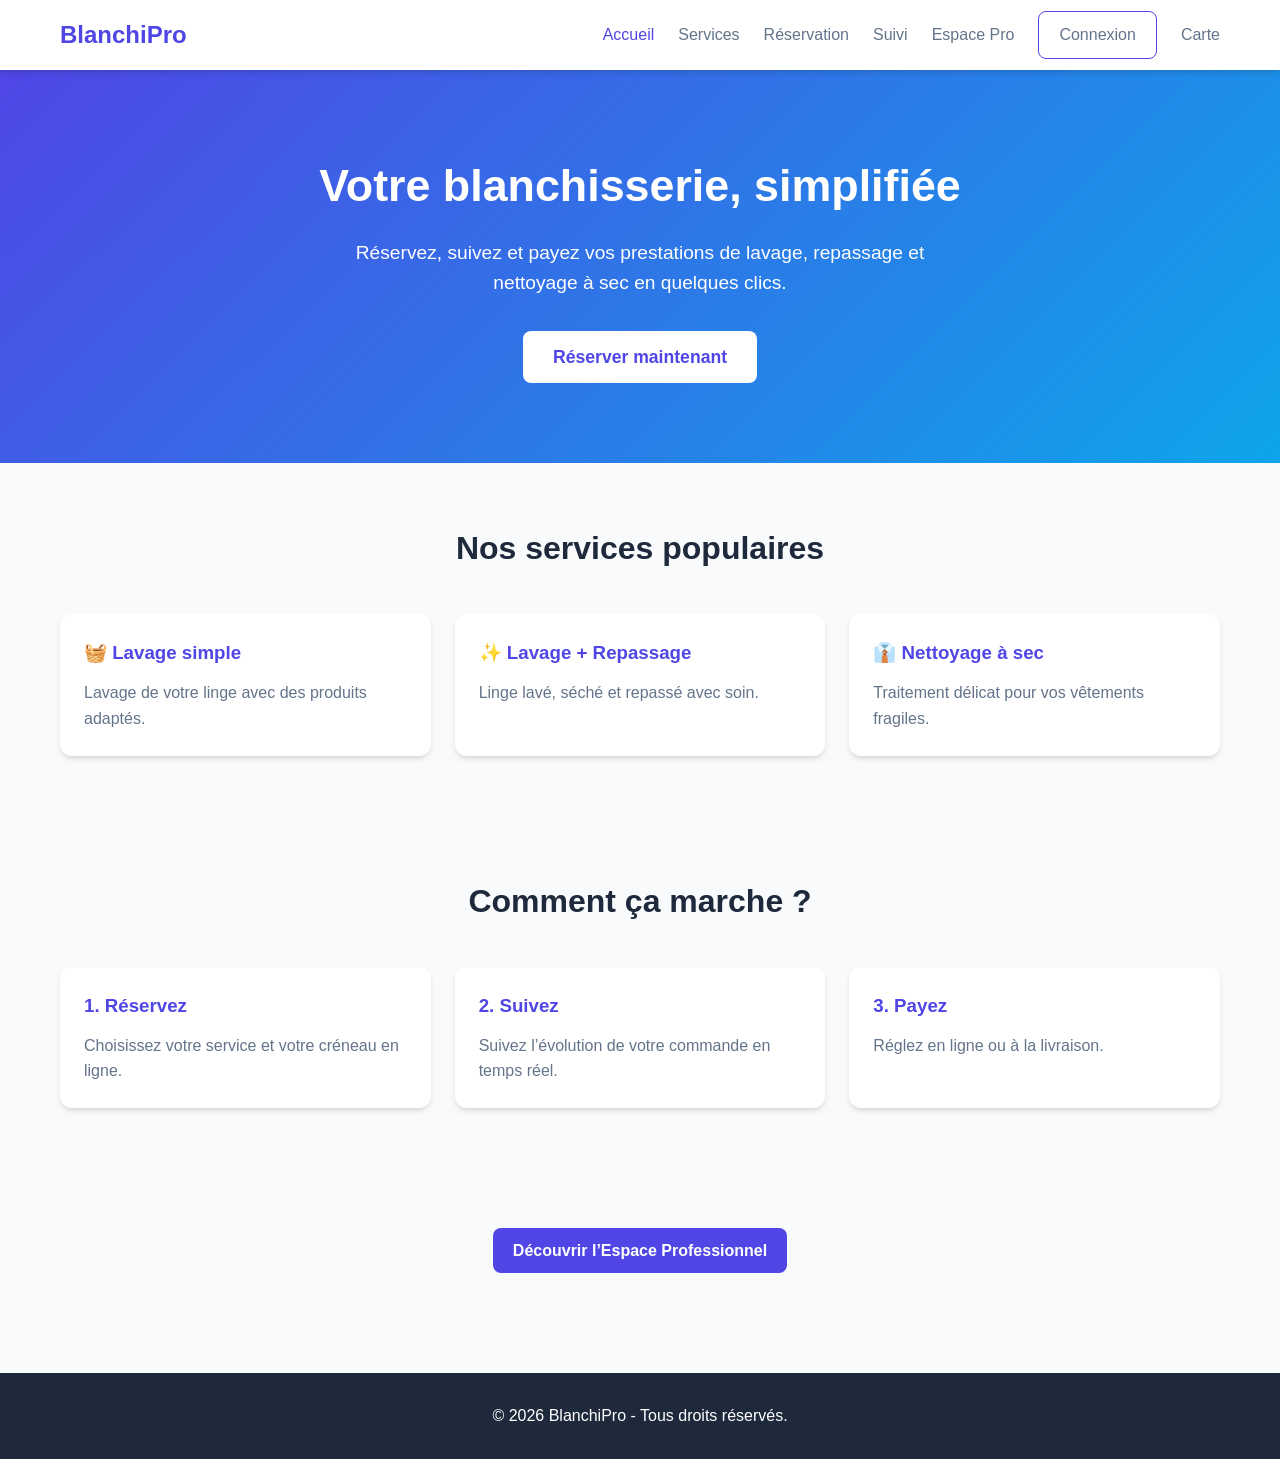
<file: index.html>
<!DOCTYPE html>
<html lang="fr">
<head>
  <meta charset="UTF-8">
  <meta name="viewport" content="width=device-width, initial-scale=1.0">
  <title>BlanchiPro - Plateforme de blanchisserie</title>
  <link rel="stylesheet" href="css/style.css">
</head>
<body>
  <header class="navbar">
    <div class="container nav-container">
      <a href="index.html" class="logo">BlanchiPro</a>
      <button class="nav-toggle" id="navToggle" aria-label="Menu">☰</button>
      <nav class="nav-menu" id="navMenu">
        <a href="index.html" class="active">Accueil</a>
        <a href="services.html">Services</a>
        <a href="reservation.html">Réservation</a>
        <a href="suivi.html">Suivi</a>
        <a href="espace-pro.html">Espace Pro</a>
        <a href="login.html" class="btn btn-outline">Connexion</a>
        <a href="map.html">Carte</a>
      </nav>
    </div>
  </header>

  <section class="hero">
    <div class="container">
      <h1>Votre blanchisserie, simplifiée</h1>
      <p>Réservez, suivez et payez vos prestations de lavage, repassage et nettoyage à sec en quelques clics.</p>
      <a href="reservation.html" class="btn">Réserver maintenant</a>
    </div>
  </section>

  <section class="section">
    <div class="container">
      <h2 class="section-title">Nos services populaires</h2>
      <div class="grid grid-3">
        <div class="card">
          <h3>🧺 Lavage simple</h3>
          <p>Lavage de votre linge avec des produits adaptés.</p>
        </div>
        <div class="card">
          <h3>✨ Lavage + Repassage</h3>
          <p>Linge lavé, séché et repassé avec soin.</p>
        </div>
        <div class="card">
          <h3>👔 Nettoyage à sec</h3>
          <p>Traitement délicat pour vos vêtements fragiles.</p>
        </div>
      </div>
    </div>
  </section>

  <section class="section">
    <div class="container">
      <h2 class="section-title">Comment ça marche ?</h2>
      <div class="grid grid-3">
        <div class="card">
          <h3>1. Réservez</h3>
          <p>Choisissez votre service et votre créneau en ligne.</p>
        </div>
        <div class="card">
          <h3>2. Suivez</h3>
          <p>Suivez l’évolution de votre commande en temps réel.</p>
        </div>
        <div class="card">
          <h3>3. Payez</h3>
          <p>Réglez en ligne ou à la livraison.</p>
        </div>
      </div>
    </div>
  </section>

  <section class="section">
    <div class="container" style="text-align:center;">
      <a href="espace-pro.html" class="btn btn-primary">Découvrir l’Espace Professionnel</a>
    </div>
  </section>

  <footer class="footer">
    <div class="container">
      <p>&copy; 2026 BlanchiPro - Tous droits réservés.</p>
    </div>
  </footer>

  <script src="js/main.js"></script>
</body>
</html>
</file>
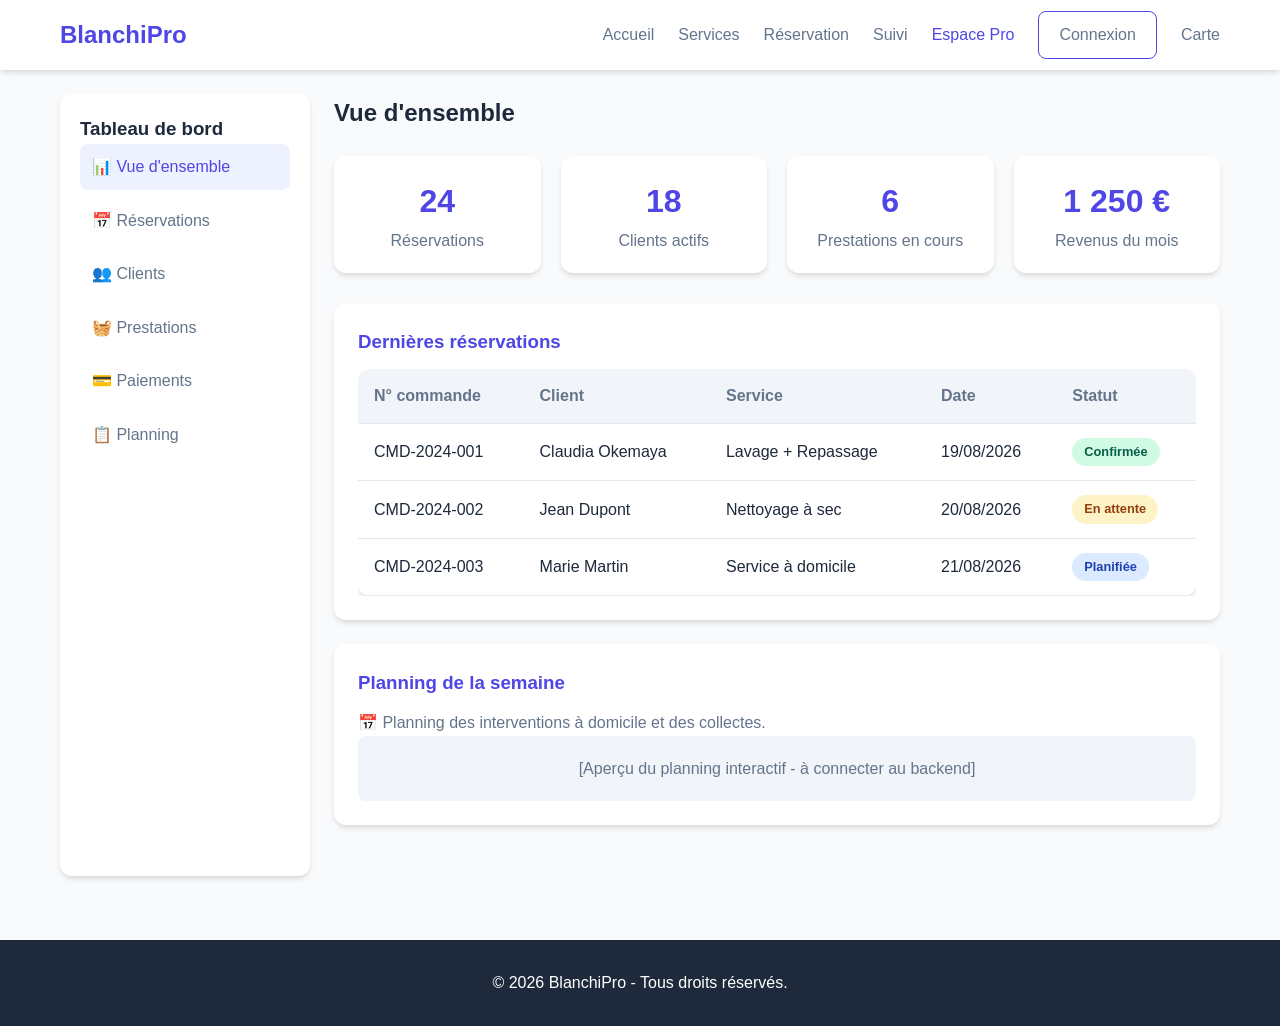
<file: espace-pro.html>
<!DOCTYPE html>
<html lang="fr">
<head>
  <meta charset="UTF-8">
  <meta name="viewport" content="width=device-width, initial-scale=1.0">
  <title>Espace Professionnel - BlanchiPro</title>
  <link rel="stylesheet" href="css/style.css">
</head>
<body>
  <header class="navbar">
    <div class="container nav-container">
      <a href="index.html" class="logo">BlanchiPro</a>
      <button class="nav-toggle" id="navToggle" aria-label="Menu">☰</button>
      <nav class="nav-menu" id="navMenu">
        <a href="index.html">Accueil</a>
        <a href="services.html">Services</a>
        <a href="reservation.html">Réservation</a>
        <a href="suivi.html">Suivi</a>
        <a href="espace-pro.html" class="active">Espace Pro</a>
        <a href="login.html" class="btn btn-outline">Connexion</a>
        <a href="map.html">Carte</a>
      </nav>
    </div>
  </header>

  <main class="container">
    <div class="dashboard">
      <aside class="sidebar">
        <h3>Tableau de bord</h3>
        <a href="#" class="active">📊 Vue d'ensemble</a>
        <a href="#">📅 Réservations</a>
        <a href="#">👥 Clients</a>
        <a href="#">🧺 Prestations</a>
        <a href="#">💳 Paiements</a>
        <a href="#">📋 Planning</a>
      </aside>

      <section class="dashboard-main">
        <h1>Vue d'ensemble</h1>

        <div class="stats-grid">
          <div class="stat-card">
            <div class="number">24</div>
            <div class="label">Réservations</div>
          </div>
          <div class="stat-card">
            <div class="number">18</div>
            <div class="label">Clients actifs</div>
          </div>
          <div class="stat-card">
            <div class="number">6</div>
            <div class="label">Prestations en cours</div>
          </div>
          <div class="stat-card">
            <div class="number">1 250 €</div>
            <div class="label">Revenus du mois</div>
          </div>
        </div>

        <div class="card">
          <h3>Dernières réservations</h3>
          <div class="table-container">
            <table>
              <thead>
                <tr>
                  <th>N° commande</th>
                  <th>Client</th>
                  <th>Service</th>
                  <th>Date</th>
                  <th>Statut</th>
                </tr>
              </thead>
              <tbody>
                <tr>
                  <td>CMD-2024-001</td>
                  <td>Claudia Okemaya</td>
                  <td>Lavage + Repassage</td>
                  <td>19/08/2026</td>
                  <td><span class="badge badge-success">Confirmée</span></td>
                </tr>
                <tr>
                  <td>CMD-2024-002</td>
                  <td>Jean Dupont</td>
                  <td>Nettoyage à sec</td>
                  <td>20/08/2026</td>
                  <td><span class="badge badge-warning">En attente</span></td>
                </tr>
                <tr>
                  <td>CMD-2024-003</td>
                  <td>Marie Martin</td>
                  <td>Service à domicile</td>
                  <td>21/08/2026</td>
                  <td><span class="badge badge-info">Planifiée</span></td>
                </tr>
              </tbody>
            </table>
          </div>
        </div>

        <div class="card" style="margin-top:24px;">
          <h3>Planning de la semaine</h3>
          <p>📅 Planning des interventions à domicile et des collectes.</p>
          <div style="background:#F1F5F9; padding:20px; border-radius:8px; text-align:center; color:#64748B;">
            [Aperçu du planning interactif - à connecter au backend]
          </div>
        </div>
      </section>
    </div>
  </main>

  <footer class="footer">
    <div class="container">
      <p>&copy; 2026 BlanchiPro - Tous droits réservés.</p>
    </div>
  </footer>

  <script src="js/main.js"></script>
</body>
</html>
</file>
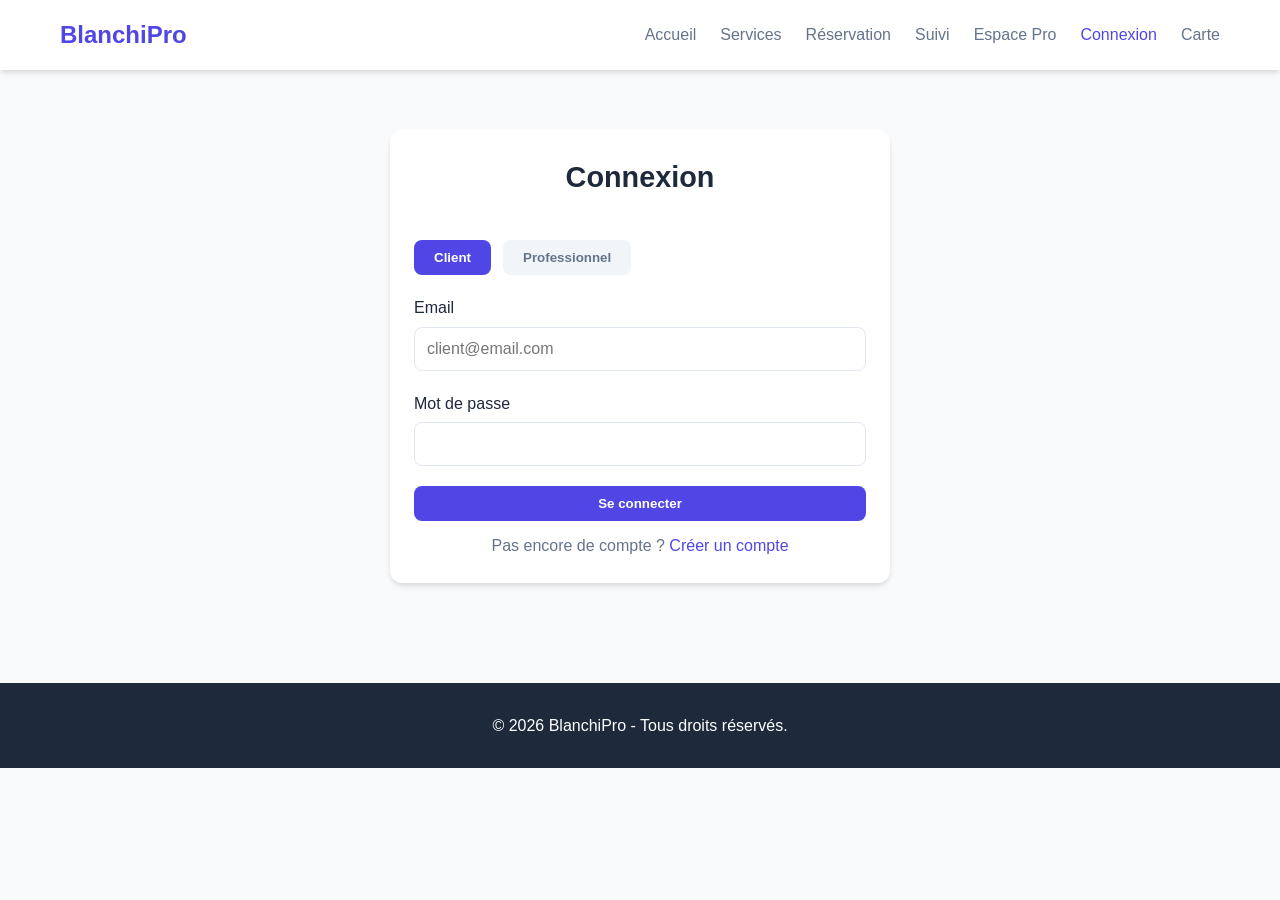
<file: login.html>
<!DOCTYPE html>
<html lang="fr">
<head>
  <meta charset="UTF-8">
  <meta name="viewport" content="width=device-width, initial-scale=1.0">
  <title>Connexion - BlanchiPro</title>
  <link rel="stylesheet" href="css/style.css">
</head>
<body>
  <header class="navbar">
    <div class="container nav-container">
      <a href="index.html" class="logo">BlanchiPro</a>
      <button class="nav-toggle" id="navToggle" aria-label="Menu">☰</button>
      <nav class="nav-menu" id="navMenu">
        <a href="index.html">Accueil</a>
        <a href="services.html">Services</a>
        <a href="reservation.html">Réservation</a>
        <a href="suivi.html">Suivi</a>
        <a href="espace-pro.html">Espace Pro</a>
        <a href="login.html" class="active">Connexion</a>
        <a href="map.html">Carte</a>
      </nav>
    </div>
  </header>

  <main class="container section">
    <div class="card" style="max-width:500px; margin:0 auto;">
      <h1 class="section-title" style="font-size:1.8rem;">Connexion</h1>

      <div class="login-tabs">
        <button class="login-tab active" data-target="clientForm">Client</button>
        <button class="login-tab" data-target="proForm">Professionnel</button>
      </div>

      <form id="clientForm" class="login-form">
        <div class="form-group">
          <label for="emailClient">Email</label>
          <input type="email" id="emailClient" placeholder="client@email.com" required>
        </div>
        <div class="form-group">
          <label for="passwordClient">Mot de passe</label>
          <input type="password" id="passwordClient" required>
        </div>
        <button type="submit" class="btn btn-primary" style="width:100%;">Se connecter</button>
        <p style="margin-top:12px; text-align:center;">Pas encore de compte ? <a href="#" style="color:var(--primary);">Créer un compte</a></p>
      </form>

      <form id="proForm" class="login-form hidden">
        <div class="form-group">
          <label for="emailPro">Email professionnel</label>
          <input type="email" id="emailPro" placeholder="pro@blanchisserie.com" required>
        </div>
        <div class="form-group">
          <label for="passwordPro">Mot de passe</label>
          <input type="password" id="passwordPro" required>
        </div>
        <button type="submit" class="btn btn-primary" style="width:100%;">Accéder à l'espace pro</button>
        <p style="margin-top:12px; text-align:center;">Espace réservé aux professionnels.</p>
      </form>
    </div>
  </main>

  <footer class="footer">
    <div class="container">
      <p>&copy; 2026 BlanchiPro - Tous droits réservés.</p>
    </div>
  </footer>

  <script src="js/main.js"></script>
</body>
</html>
</file>
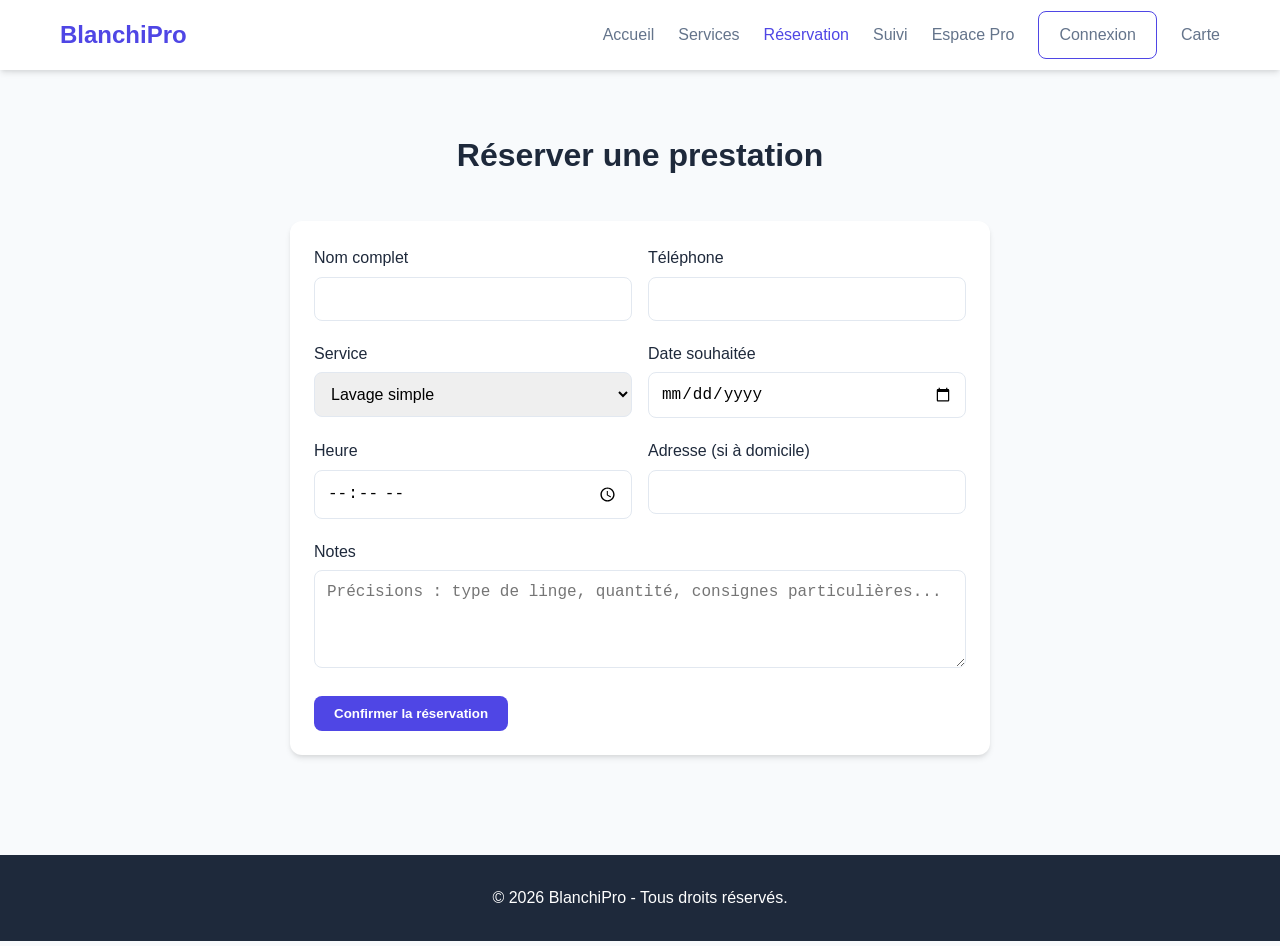
<file: reservation.html>
<!DOCTYPE html>
<html lang="fr">
<head>
  <meta charset="UTF-8">
  <meta name="viewport" content="width=device-width, initial-scale=1.0">
  <title>Réservation - BlanchiPro</title>
  <link rel="stylesheet" href="css/style.css">
</head>
<body>
  <header class="navbar">
    <div class="container nav-container">
      <a href="index.html" class="logo">BlanchiPro</a>
      <button class="nav-toggle" id="navToggle" aria-label="Menu">☰</button>
      <nav class="nav-menu" id="navMenu">
        <a href="index.html">Accueil</a>
        <a href="services.html">Services</a>
        <a href="reservation.html" class="active">Réservation</a>
        <a href="suivi.html">Suivi</a>
        <a href="espace-pro.html">Espace Pro</a>
        <a href="login.html" class="btn btn-outline">Connexion</a>
        <a href="map.html">Carte</a>
      </nav>
    </div>
  </header>

  <main class="container section">
    <h1 class="section-title">Réserver une prestation</h1>
    <div class="card" style="max-width:700px; margin:0 auto;">
      <form id="reservationForm">
        <div class="form-row">
          <div class="form-group">
            <label for="nom">Nom complet</label>
            <input type="text" id="nom" required>
          </div>
          <div class="form-group">
            <label for="telephone">Téléphone</label>
            <input type="tel" id="telephone" required>
          </div>
        </div>
        <div class="form-row">
          <div class="form-group">
            <label for="service">Service</label>
            <select id="service">
              <option>Lavage simple</option>
              <option>Lavage + Repassage</option>
              <option>Nettoyage à sec</option>
              <option>Retouche</option>
              <option>Service à domicile</option>
            </select>
          </div>
          <div class="form-group">
            <label for="date">Date souhaitée</label>
            <input type="date" id="date" required>
          </div>
        </div>
        <div class="form-row">
          <div class="form-group">
            <label for="heure">Heure</label>
            <input type="time" id="heure">
          </div>
          <div class="form-group">
            <label for="adresse">Adresse (si à domicile)</label>
            <input type="text" id="adresse">
          </div>
        </div>
        <div class="form-group">
          <label for="notes">Notes</label>
          <textarea id="notes" rows="4" placeholder="Précisions : type de linge, quantité, consignes particulières..."></textarea>
        </div>
        <button type="submit" class="btn btn-primary">Confirmer la réservation</button>
      </form>
      <div id="reservationSuccess" class="alert alert-success hidden" style="margin-top:20px;">
        ✅ Votre réservation a été enregistrée ! Vous pouvez suivre son évolution dans l’espace Suivi.
      </div>
    </div>
  </main>

  <footer class="footer">
    <div class="container">
      <p>&copy; 2026 BlanchiPro - Tous droits réservés.</p>
    </div>
  </footer>

  <script src="js/main.js"></script>
</body>
</html>
</file>
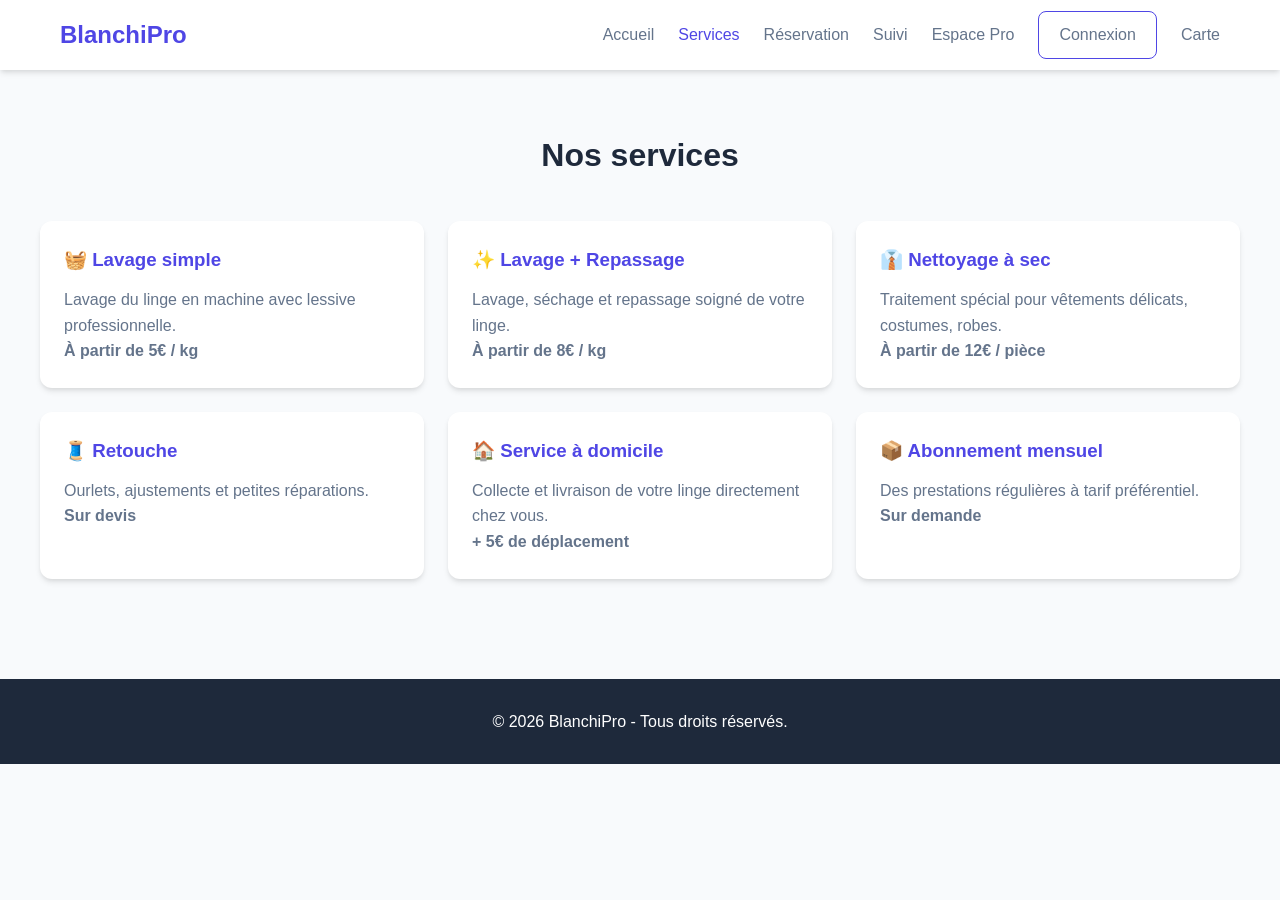
<file: services.html>
<!DOCTYPE html>
<html lang="fr">
<head>
  <meta charset="UTF-8">
  <meta name="viewport" content="width=device-width, initial-scale=1.0">
  <title>Services - BlanchiPro</title>
  <link rel="stylesheet" href="css/style.css">
</head>
<body>
  <header class="navbar">
    <div class="container nav-container">
      <a href="index.html" class="logo">BlanchiPro</a>
      <button class="nav-toggle" id="navToggle" aria-label="Menu">☰</button>
      <nav class="nav-menu" id="navMenu">
        <a href="index.html">Accueil</a>
        <a href="services.html" class="active">Services</a>
        <a href="reservation.html">Réservation</a>
        <a href="suivi.html">Suivi</a>
        <a href="espace-pro.html">Espace Pro</a>
        <a href="login.html" class="btn btn-outline">Connexion</a>
        <a href="map.html">Carte</a>
      </nav>
    </div>
  </header>

  <main class="section container">
    <h1 class="section-title">Nos services</h1>
    <div class="grid grid-3">
      <div class="card">
        <h3>🧺 Lavage simple</h3>
        <p>Lavage du linge en machine avec lessive professionnelle.</p>
        <p><strong>À partir de 5€ / kg</strong></p>
      </div>
      <div class="card">
        <h3>✨ Lavage + Repassage</h3>
        <p>Lavage, séchage et repassage soigné de votre linge.</p>
        <p><strong>À partir de 8€ / kg</strong></p>
      </div>
      <div class="card">
        <h3>👔 Nettoyage à sec</h3>
        <p>Traitement spécial pour vêtements délicats, costumes, robes.</p>
        <p><strong>À partir de 12€ / pièce</strong></p>
      </div>
      <div class="card">
        <h3>🧵 Retouche</h3>
        <p>Ourlets, ajustements et petites réparations.</p>
        <p><strong>Sur devis</strong></p>
      </div>
      <div class="card">
        <h3>🏠 Service à domicile</h3>
        <p>Collecte et livraison de votre linge directement chez vous.</p>
        <p><strong>+ 5€ de déplacement</strong></p>
      </div>
      <div class="card">
        <h3>📦 Abonnement mensuel</h3>
        <p>Des prestations régulières à tarif préférentiel.</p>
        <p><strong>Sur demande</strong></p>
      </div>
    </div>
  </main>

  <footer class="footer">
    <div class="container">
      <p>&copy; 2026 BlanchiPro - Tous droits réservés.</p>
    </div>
  </footer>

  <script src="js/main.js"></script>
</body>
</html>
</file>
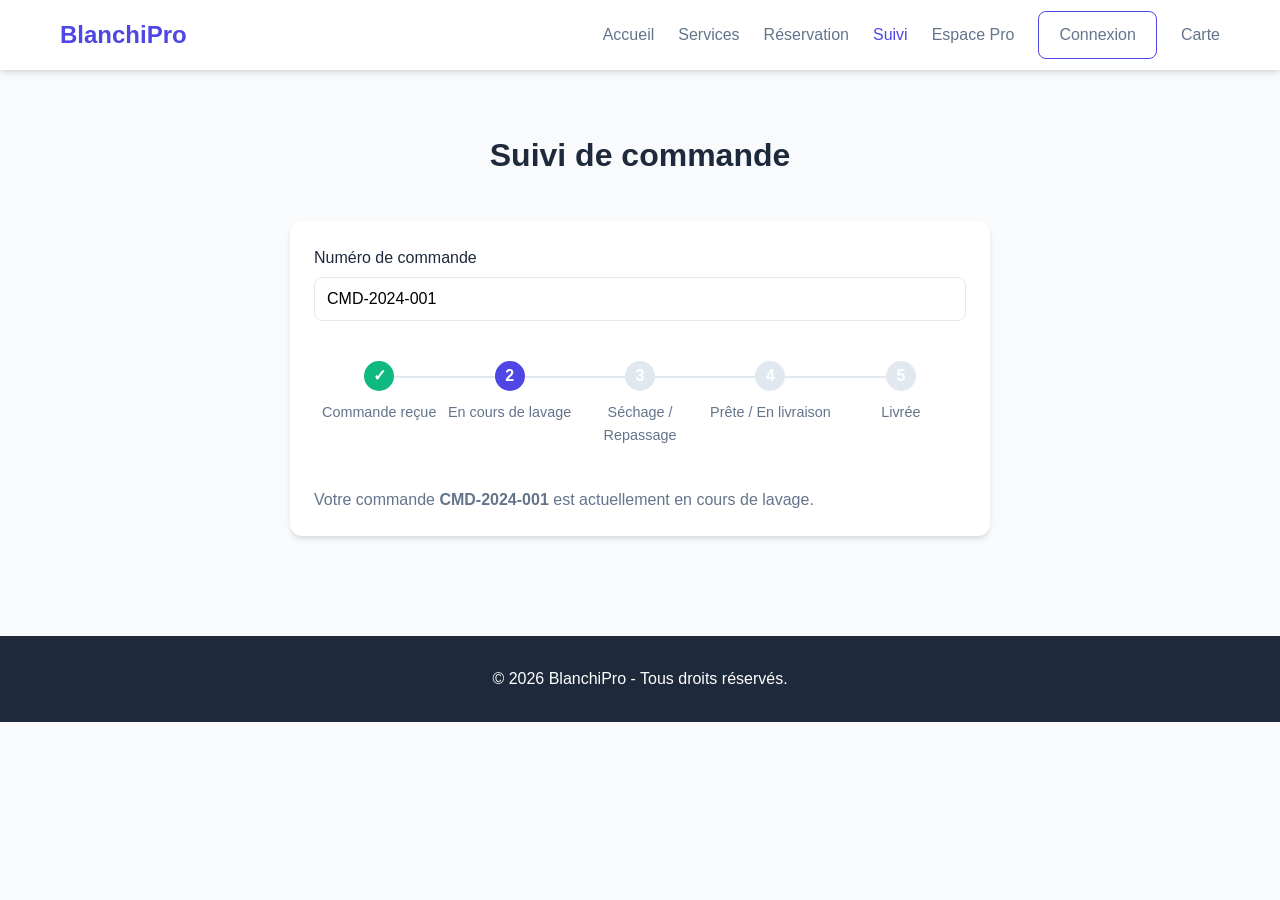
<file: suivi.html>
<!DOCTYPE html>
<html lang="fr">
<head>
  <meta charset="UTF-8">
  <meta name="viewport" content="width=device-width, initial-scale=1.0">
  <title>Suivi de commande - BlanchiPro</title>
  <link rel="stylesheet" href="css/style.css">
</head>
<body>
  <header class="navbar">
    <div class="container nav-container">
      <a href="index.html" class="logo">BlanchiPro</a>
      <button class="nav-toggle" id="navToggle" aria-label="Menu">☰</button>
      <nav class="nav-menu" id="navMenu">
        <a href="index.html">Accueil</a>
        <a href="services.html">Services</a>
        <a href="reservation.html">Réservation</a>
        <a href="suivi.html" class="active">Suivi</a>
        <a href="espace-pro.html">Espace Pro</a>
        <a href="login.html" class="btn btn-outline">Connexion</a>
        <a href="map.html">Carte</a>
      </nav>
    </div>
  </header>

  <main class="container section">
    <h1 class="section-title">Suivi de commande</h1>
    <div class="card" style="max-width:700px; margin:0 auto;">
      <div class="form-group">
        <label for="orderId">Numéro de commande</label>
        <input type="text" id="orderId" value="CMD-2024-001" readonly>
      </div>

      <div class="steps" id="stepsContainer">
        <div class="step done">
          <div class="step-dot">✓</div>
          <div class="step-label">Commande reçue</div>
        </div>
        <div class="step active">
          <div class="step-dot">2</div>
          <div class="step-label">En cours de lavage</div>
        </div>
        <div class="step">
          <div class="step-dot">3</div>
          <div class="step-label">Séchage / Repassage</div>
        </div>
        <div class="step">
          <div class="step-dot">4</div>
          <div class="step-label">Prête / En livraison</div>
        </div>
        <div class="step">
          <div class="step-dot">5</div>
          <div class="step-label">Livrée</div>
        </div>
      </div>

      <p style="margin-top:20px;">
        Votre commande <strong>CMD-2024-001</strong> est actuellement en cours de lavage.
      </p>
    </div>
  </main>

  <footer class="footer">
    <div class="container">
      <p>&copy; 2026 BlanchiPro - Tous droits réservés.</p>
    </div>
  </footer>

  <script src="js/main.js"></script>
</body>
</html>
</file>
<file: css/style.css>
:root {
  --primary: #4F46E5;
  --primary-dark: #3730A3;
  --secondary: #0EA5E9;
  --accent: #10B981;
  --bg: #F8FAFC;
  --white: #FFFFFF;
  --text: #1E293B;
  --text-light: #64748B;
  --border: #E2E8F0;
  --shadow: 0 4px 6px -1px rgba(0,0,0,0.1), 0 2px 4px -1px rgba(0,0,0,0.06);
  --radius: 12px;
}

* {
  margin: 0;
  padding: 0;
  box-sizing: border-box;
}

body {
  font-family: 'Segoe UI', Tahoma, Geneva, Verdana, sans-serif;
  background: var(--bg);
  color: var(--text);
  line-height: 1.6;
}

.container {
  max-width: 1200px;
  margin: 0 auto;
  padding: 0 20px;
}

a {
  text-decoration: none;
  color: inherit;
}

/* Navbar */
.navbar {
  background: var(--white);
  box-shadow: var(--shadow);
  position: sticky;
  top: 0;
  z-index: 50;
}

.nav-container {
  display: flex;
  align-items: center;
  justify-content: space-between;
  height: 70px;
}

.logo {
  font-size: 1.5rem;
  font-weight: 700;
  color: var(--primary);
}

.nav-menu {
  display: flex;
  gap: 24px;
  align-items: center;
}

.nav-menu a {
  font-weight: 500;
  color: var(--text-light);
  transition: color 0.2s;
}

.nav-menu a:hover,
.nav-menu a.active {
  color: var(--primary);
}

.btn {
  display: inline-block;
  padding: 10px 20px;
  border-radius: 8px;
  font-weight: 600;
  cursor: pointer;
  border: none;
  transition: 0.2s;
  text-align: center;
}

.btn-primary {
  background: var(--primary);
  color: white;
}

.btn-primary:hover {
  background: var(--primary-dark);
}

.btn-outline {
  background: transparent;
  border: 1px solid var(--primary);
  color: var(--primary);
}

.btn-outline:hover {
  background: var(--primary);
  color: white;
}

.nav-toggle {
  display: none;
  background: none;
  border: none;
  font-size: 1.8rem;
  cursor: pointer;
  color: var(--text);
}

/* Hero */
.hero {
  background: linear-gradient(135deg, #4F46E5 0%, #0EA5E9 100%);
  color: white;
  padding: 80px 0;
  text-align: center;
}

.hero h1 {
  font-size: 2.8rem;
  margin-bottom: 16px;
}

.hero p {
  font-size: 1.2rem;
  max-width: 600px;
  margin: 0 auto 32px;
}

.hero .btn {
  background: white;
  color: var(--primary);
  font-size: 1.1rem;
  padding: 12px 30px;
}

.hero .btn:hover {
  background: var(--bg);
}

/* Sections */
.section {
  padding: 60px 0;
}

.section-title {
  text-align: center;
  font-size: 2rem;
  margin-bottom: 40px;
}

.grid {
  display: grid;
  gap: 24px;
}

.grid-3 {
  grid-template-columns: repeat(3, 1fr);
}

.grid-4 {
  grid-template-columns: repeat(4, 1fr);
}

.card {
  background: white;
  border-radius: var(--radius);
  padding: 24px;
  box-shadow: var(--shadow);
}

.card h3 {
  margin-bottom: 12px;
  color: var(--primary);
}

.card p {
  color: var(--text-light);
}

/* Forms */
.form-group {
  margin-bottom: 20px;
}

.form-group label {
  display: block;
  margin-bottom: 6px;
  font-weight: 500;
}

.form-group input,
.form-group select,
.form-group textarea {
  width: 100%;
  padding: 12px;
  border: 1px solid var(--border);
  border-radius: 8px;
  font-size: 1rem;
}

.form-row {
  display: grid;
  grid-template-columns: 1fr 1fr;
  gap: 16px;
}

.alert {
  padding: 16px;
  border-radius: 8px;
  margin-bottom: 20px;
  font-weight: 500;
}

.alert-success {
  background: #D1FAE5;
  color: #065F46;
  border: 1px solid #A7F3D0;
}

.hidden {
  display: none;
}

/* Login tabs */
.login-tabs {
  display: flex;
  gap: 12px;
  margin-bottom: 20px;
}

.login-tab {
  padding: 10px 20px;
  border-radius: 8px;
  cursor: pointer;
  font-weight: 600;
  background: #F1F5F9;
  color: var(--text-light);
  border: none;
}

.login-tab.active {
  background: var(--primary);
  color: white;
}

/* Steps */
.steps {
  display: flex;
  justify-content: space-between;
  margin: 40px 0;
  flex-wrap: wrap;
}

.step {
  flex: 1;
  text-align: center;
  position: relative;
}

.step::before {
  content: '';
  position: absolute;
  top: 15px;
  left: 0;
  right: 0;
  height: 2px;
  background: var(--border);
  z-index: 0;
}

.step:first-child::before {
  left: 50%;
}

.step:last-child::before {
  right: 50%;
}

.step-dot {
  width: 30px;
  height: 30px;
  border-radius: 50%;
  background: var(--border);
  color: white;
  display: flex;
  align-items: center;
  justify-content: center;
  margin: 0 auto 10px;
  position: relative;
  z-index: 1;
  font-weight: bold;
}

.step.active .step-dot {
  background: var(--primary);
}

.step.done .step-dot {
  background: var(--accent);
}

.step-label {
  font-size: 0.9rem;
  color: var(--text-light);
}

/* Tables */
.table-container {
  overflow-x: auto;
}

table {
  width: 100%;
  border-collapse: collapse;
  background: white;
  border-radius: var(--radius);
  overflow: hidden;
  box-shadow: var(--shadow);
}

th,
td {
  padding: 14px 16px;
  text-align: left;
  border-bottom: 1px solid var(--border);
}

th {
  background: #F1F5F9;
  color: var(--text-light);
  font-weight: 600;
}

tr:hover {
  background: #F8FAFC;
}

.badge {
  display: inline-block;
  padding: 4px 12px;
  border-radius: 20px;
  font-size: 0.8rem;
  font-weight: 600;
}

.badge-success {
  background: #D1FAE5;
  color: #065F46;
}

.badge-warning {
  background: #FEF3C7;
  color: #92400E;
}

.badge-info {
  background: #DBEAFE;
  color: #1E40AF;
}

/* Dashboard */
.dashboard {
  display: grid;
  grid-template-columns: 250px 1fr;
  gap: 24px;
  min-height: calc(100vh - 70px);
  padding: 24px 0;
}

.sidebar {
  background: white;
  border-radius: var(--radius);
  padding: 20px;
  box-shadow: var(--shadow);
}

.sidebar a {
  display: block;
  padding: 10px 12px;
  border-radius: 8px;
  margin-bottom: 8px;
  color: var(--text-light);
  font-weight: 500;
}

.sidebar a.active,
.sidebar a:hover {
  background: #EEF2FF;
  color: var(--primary);
}

.dashboard-main h1 {
  margin-bottom: 24px;
}

.stats-grid {
  display: grid;
  grid-template-columns: repeat(4, 1fr);
  gap: 20px;
  margin-bottom: 30px;
}

.stat-card {
  background: white;
  border-radius: var(--radius);
  padding: 20px;
  box-shadow: var(--shadow);
  text-align: center;
}

.stat-card .number {
  font-size: 2rem;
  font-weight: 700;
  color: var(--primary);
}

.stat-card .label {
  color: var(--text-light);
}

/* Footer */
.footer {
  background: var(--text);
  color: white;
  padding: 30px 0;
  text-align: center;
  margin-top: 40px;
}

.footer a {
  color: #93C5FD;
}

/* Responsive */
@media (max-width: 900px) {
  .grid-3,
  .grid-4 {
    grid-template-columns: 1fr 1fr;
  }
  .stats-grid {
    grid-template-columns: 1fr 1fr;
  }
  .dashboard {
    grid-template-columns: 1fr;
  }
}

@media (max-width: 600px) {
  .grid-3,
  .grid-4,
  .form-row {
    grid-template-columns: 1fr;
  }
  .stats-grid {
    grid-template-columns: 1fr;
  }
  .nav-menu {
    display: none;
    flex-direction: column;
    position: absolute;
    top: 70px;
    left: 0;
    right: 0;
    background: white;
    padding: 20px;
    box-shadow: var(--shadow);
  }
  .nav-menu.open {
    display: flex;
  }
  .nav-toggle {
    display: block;
  }
  .hero h1 {
    font-size: 2rem;
  }
}
</file>
